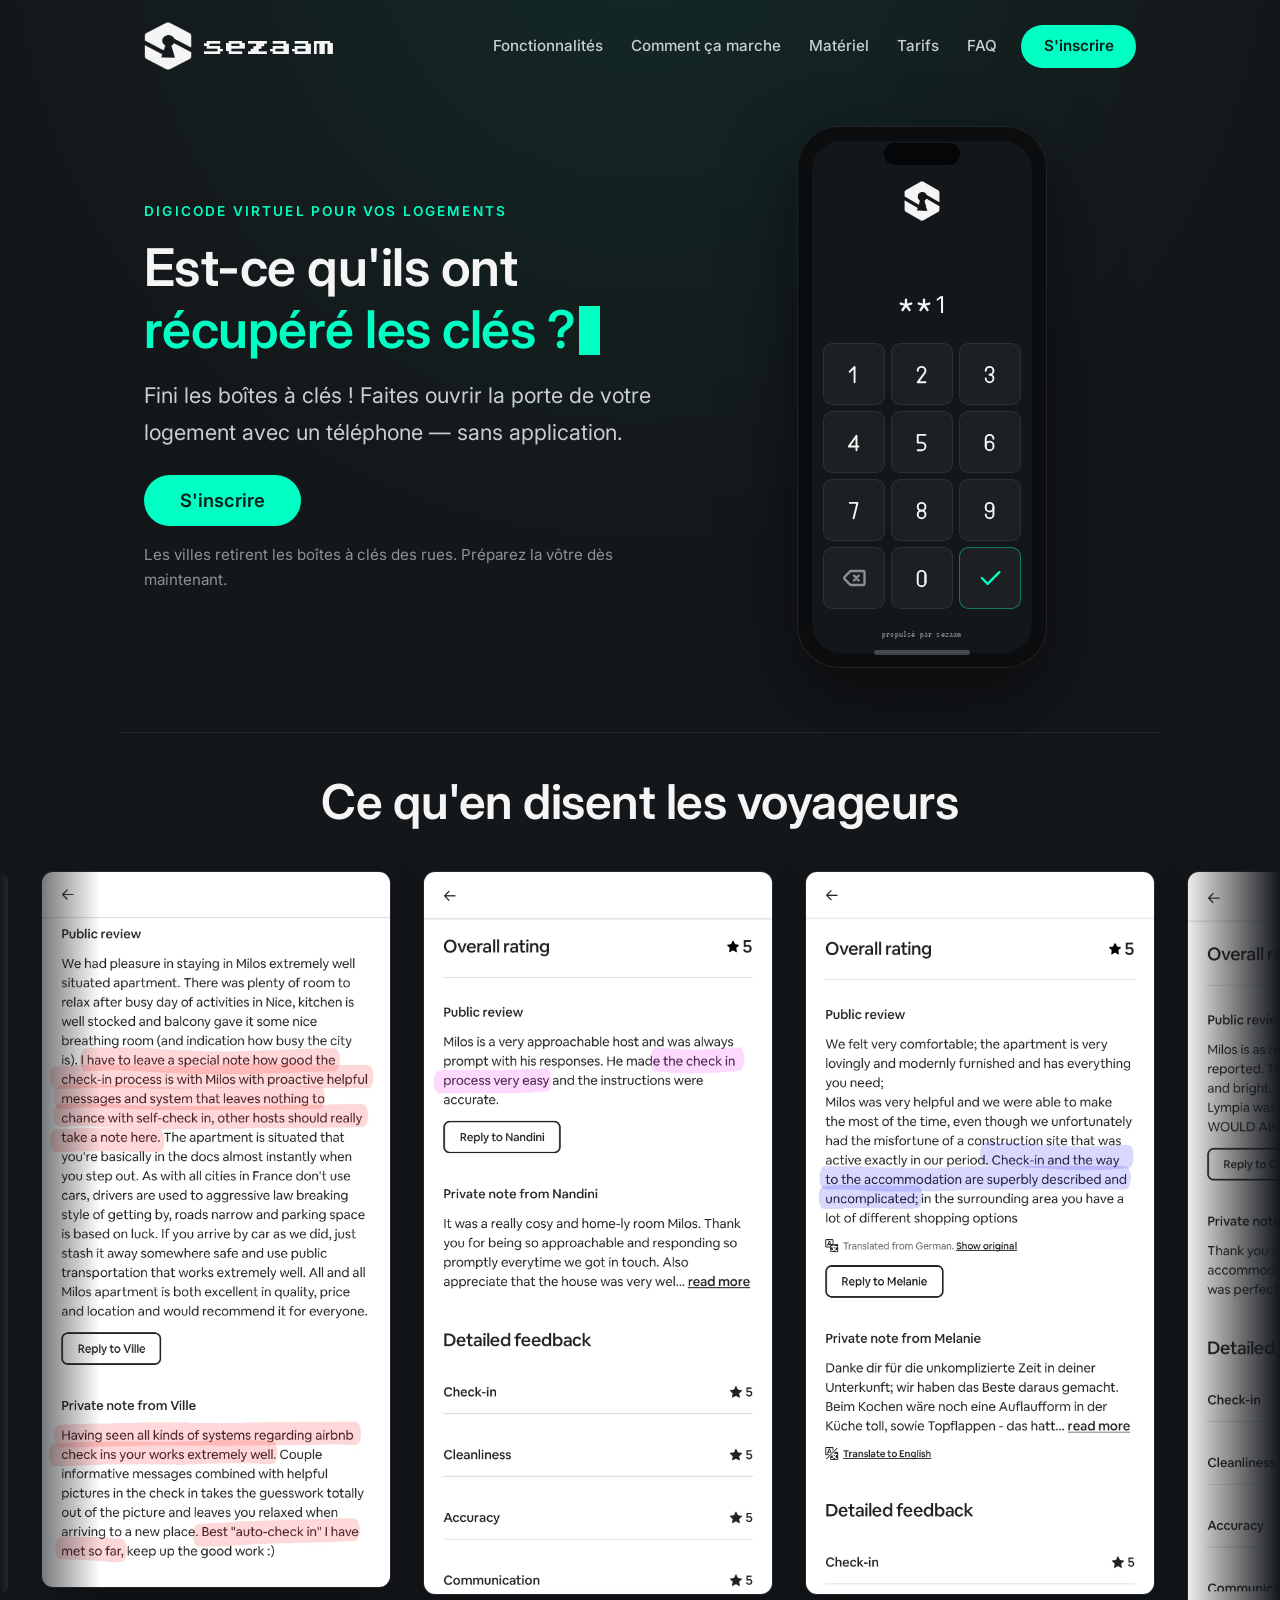
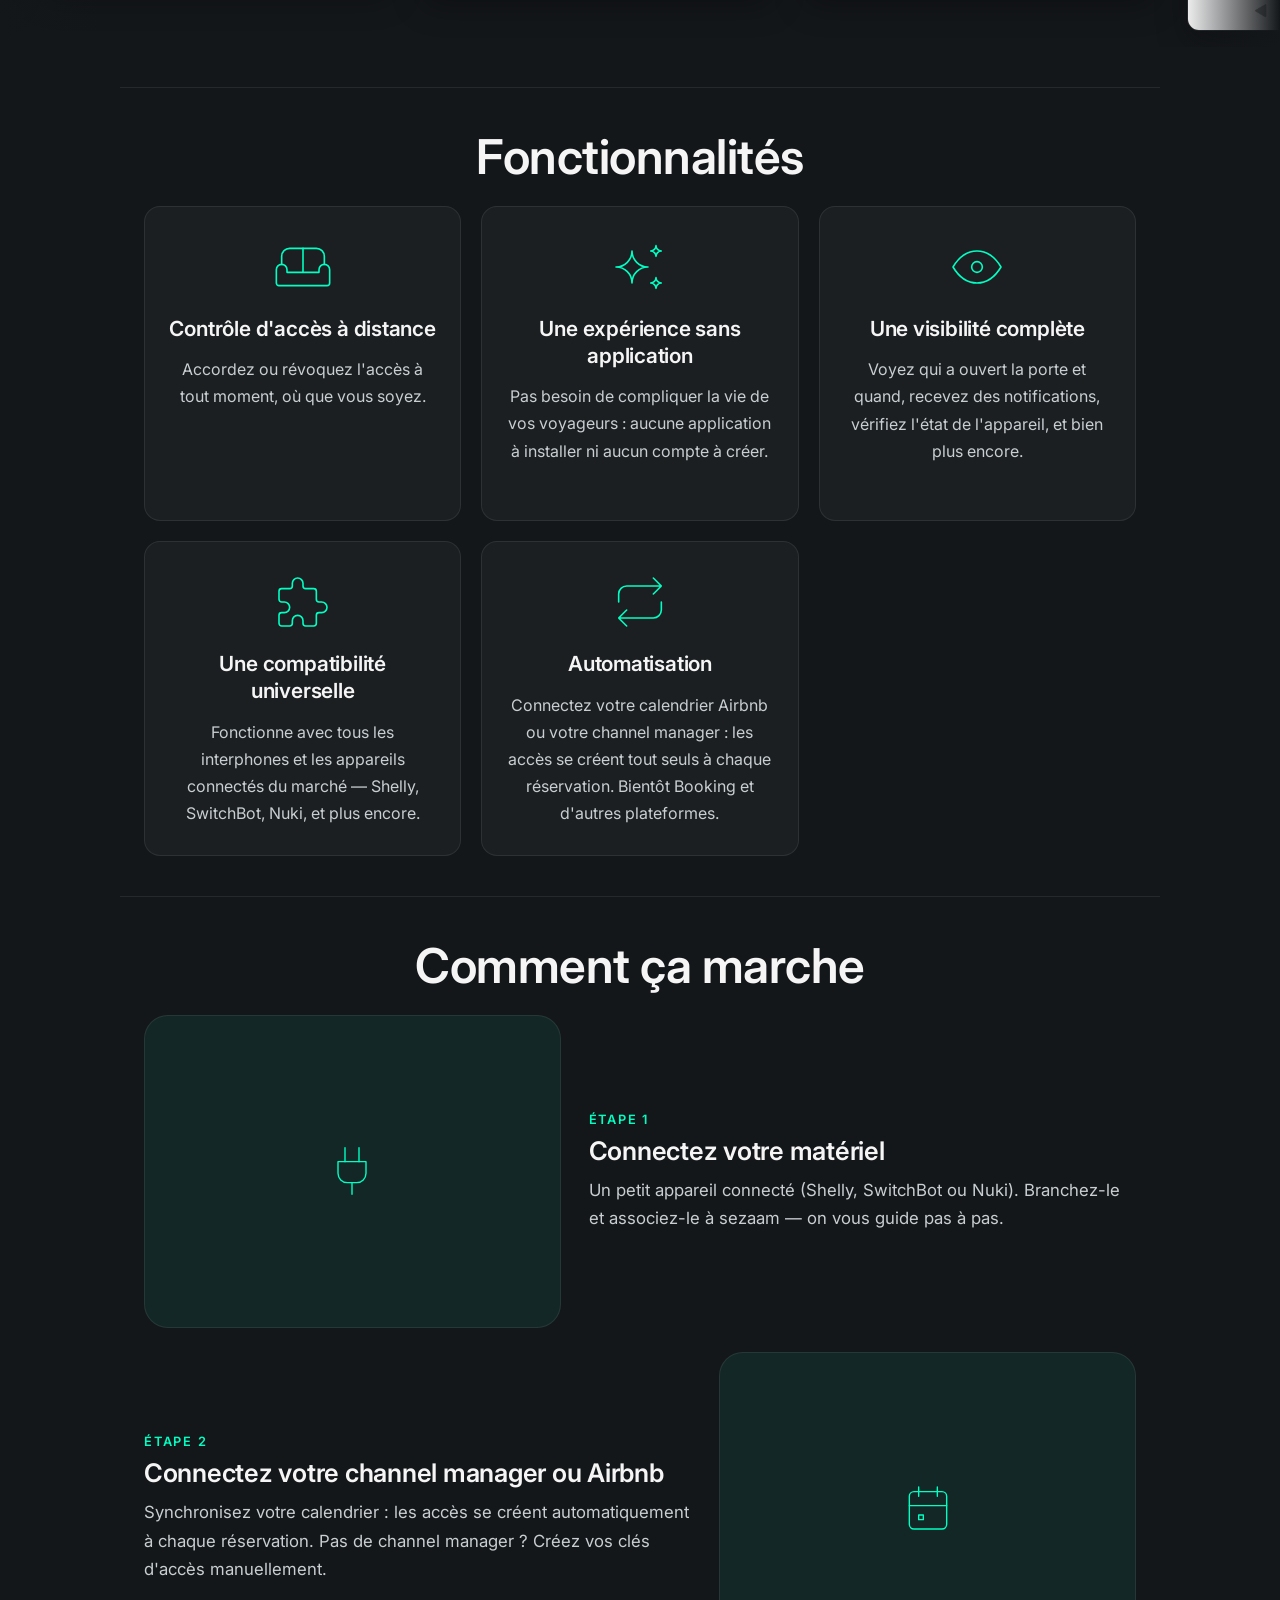
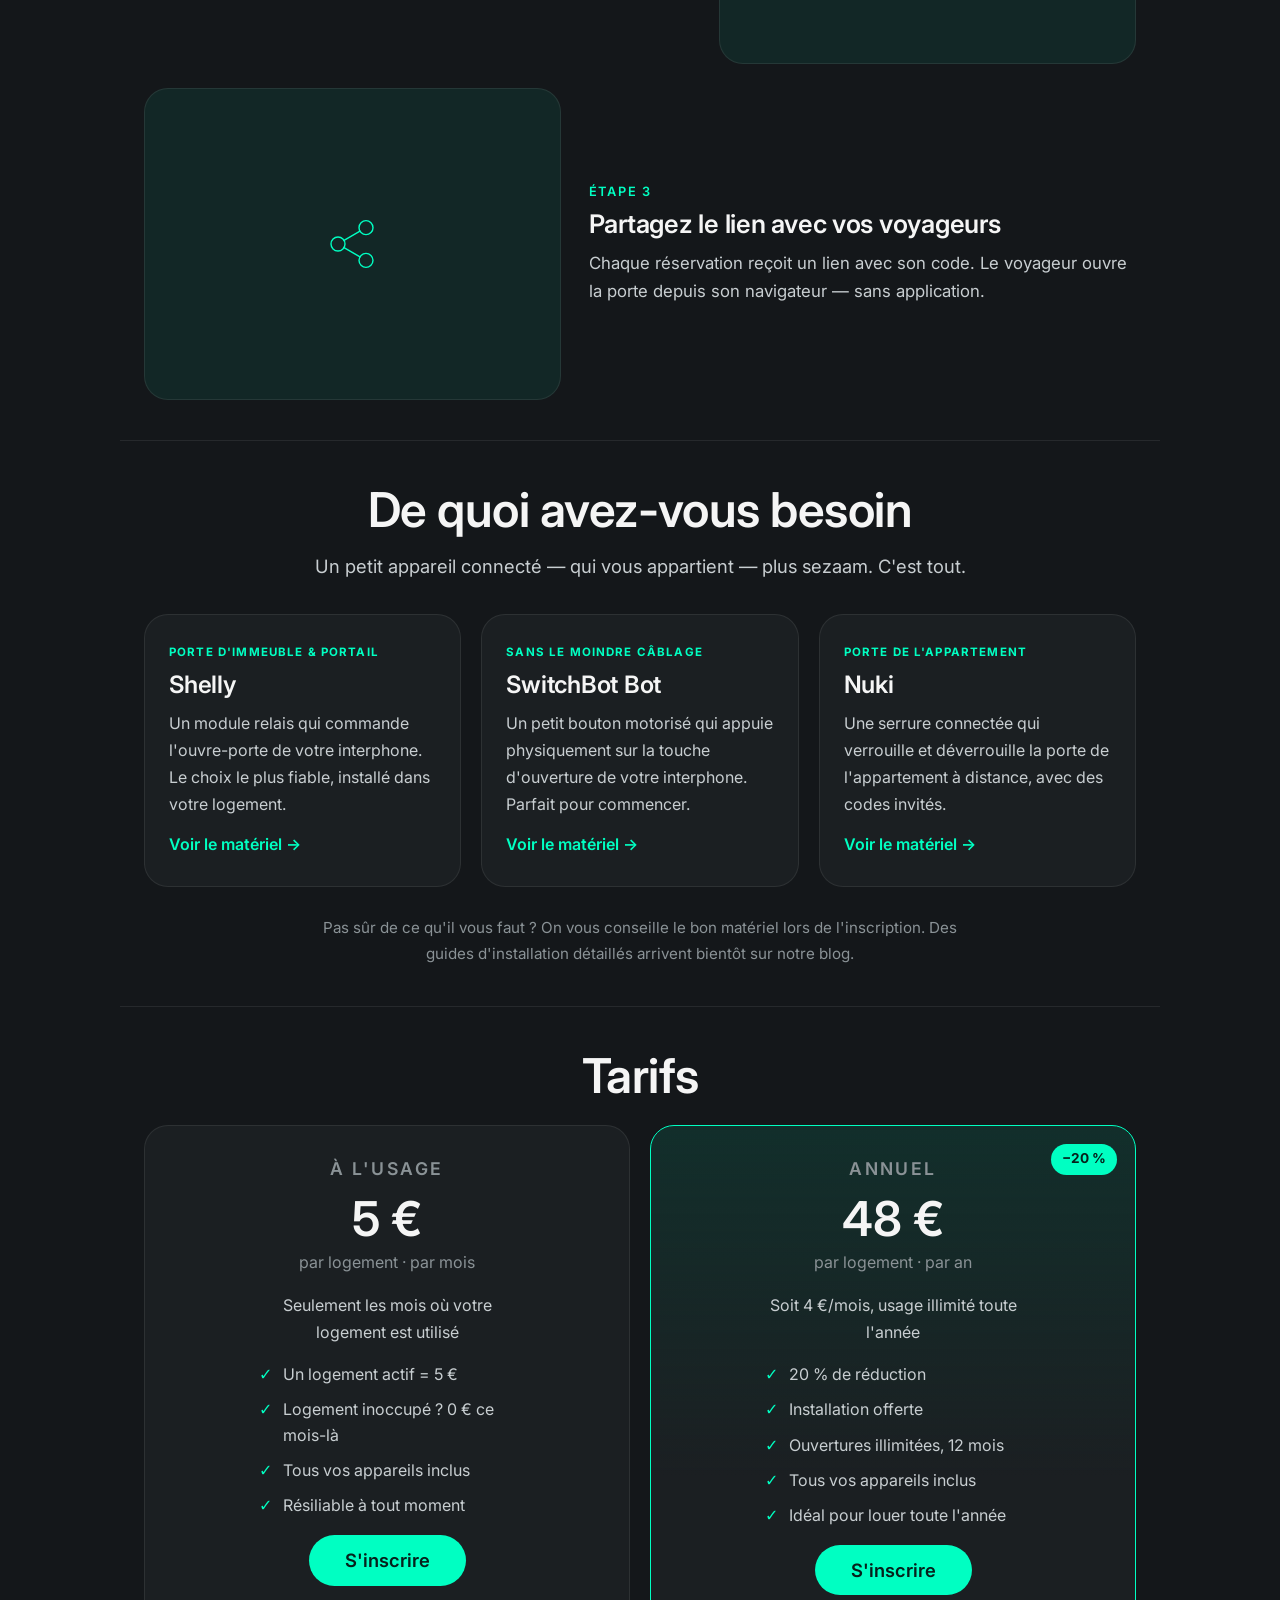
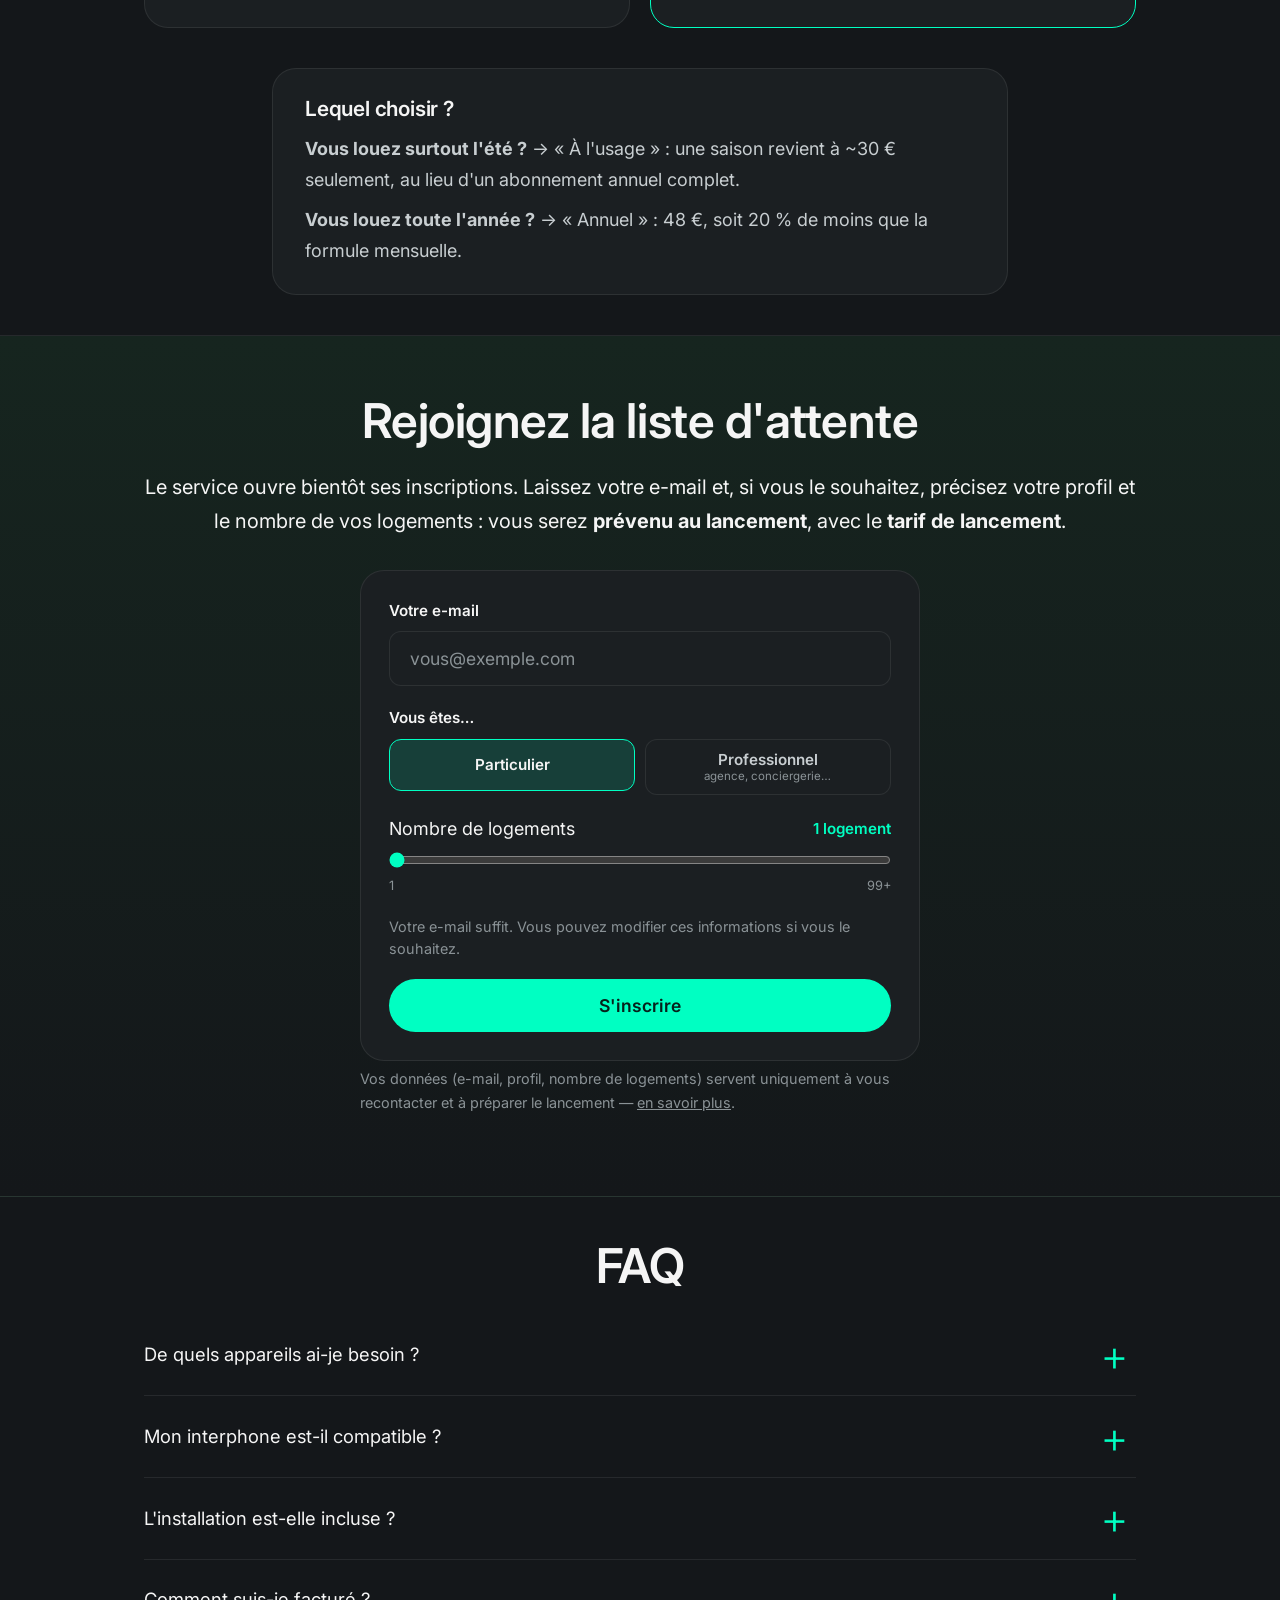
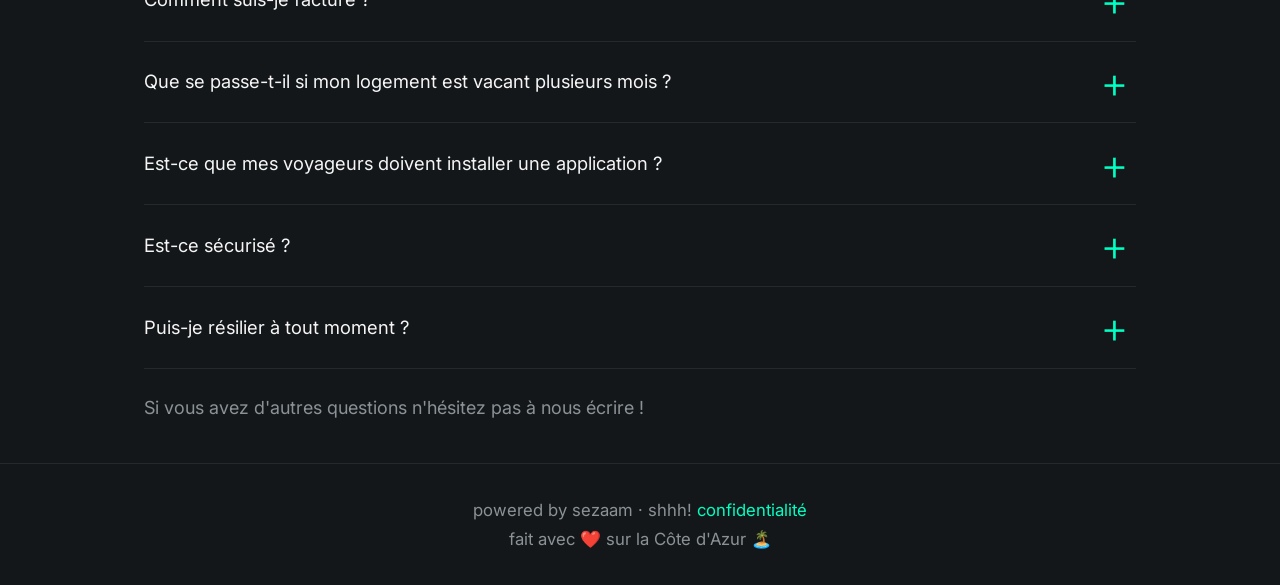
<file: index.html>
<!DOCTYPE html>
<html lang="fr">

<head>
  <meta charset="UTF-8">
  <meta name="viewport" content="width=device-width, initial-scale=1.0">
  <title>sezaam — Un digicode virtuel pour votre logement</title>
  <meta name="description"
    content="sezaam remplace votre boîte à clés : ouvrez la porte de votre logement avec un téléphone, sans application.">
  <meta property="og:title" content="sezaam — Un digicode virtuel pour votre logement">
  <meta property="og:description"
    content="Un digicode virtuel pour votre logement. Ouvrez la porte avec un téléphone — sans application, sans boîte à clés.">
  <meta property="og:type" content="website">
  <meta property="og:url" content="https://sezaam.me">
  <link rel="preload" href="assets/fonts/inter-variable.woff2" as="font" type="font/woff2" crossorigin>

  <link rel="stylesheet" href="assets/styles.css">
  <link rel="icon" href="assets/icon_small.png" sizes="48px">
  <link rel="apple-touch-icon" href="assets/icon_small.png">
  <!-- Matomo -->
  <script>
    var _paq = window._paq = window._paq || [];
    /* tracker methods like "setCustomDimension" should be called before "trackPageView" */
    _paq.push(['disableCookies']);
    _paq.push(['trackPageView']);
    _paq.push(['enableLinkTracking']);
    (function() {
      var u="//analytics.ha1ku.dev/";
      _paq.push(['setTrackerUrl', u+'matomo.php']);
      _paq.push(['setSiteId', '1']);
      var d=document, g=d.createElement('script'), s=d.getElementsByTagName('script')[0];
      g.async=true; g.src=u+'matomo.js'; s.parentNode.insertBefore(g,s);
    })();
  </script>
  <!-- End Matomo Code -->

  </head>

<body>

  <!-- Brand -->
  <header class="site-header">
    <a class="site-brand" href="#solution">
      <img src="assets/icon_small.png" alt="" class="brand-icon">
      <span class="logo">sezaam</span>
    </a>
    <nav class="site-nav" id="site-nav" aria-label="Navigation principale">
      <a href="#fonctionnalites">Fonctionnalités</a>
      <a href="#comment-ca-marche">Comment ça marche</a>
      <a href="#materiel">Matériel</a>
      <a href="#tarifs">Tarifs</a>
      <a href="#faq">FAQ</a>
    </nav>
    <a class="btn-small header-cta" href="#inscription" data-cta="header">S'inscrire</a>
    <button class="nav-toggle" type="button" aria-label="Ouvrir le menu" aria-controls="site-nav" aria-expanded="false">
      <span class="nav-toggle-bar"></span>
      <span class="nav-toggle-bar"></span>
      <span class="nav-toggle-bar"></span>
    </button>
  </header>

  <!-- Hero -->
  <section id="solution" class="hero">
    <div class="hero-copy">
      <span class="hero-eyebrow">Digicode virtuel pour vos logements</span>
      <h1>Est-ce qu'ils ont <span class="solution-accent painpoint-display" id="painpoint-display">récupéré les clés ?</span></h1>

      <p class="solution-text">Fini les boîtes à clés ! Faites ouvrir la porte de votre logement avec un téléphone — sans
        application.</p>

      <a class="btn-hero" href="#inscription" data-cta="hero">S'inscrire</a>

      <p class="hero-note">Les villes retirent les boîtes à clés des rues. Préparez la vôtre dès maintenant.</p>
    </div>

    <div class="hero-media" aria-hidden="true">
      <div class="phone">
        <div class="phone-screen phone-screen--keypad">
          <header class="phone-app-header">
            <img src="assets/icon_small.png" alt="" class="phone-app-logo">
          </header>

          <div class="phone-message" id="pad-message"></div>

          <div class="phone-digits" id="pad-digits"></div>

          <div class="pad-grid">
            <span class="pad-key" data-key="1">
              <svg xmlns="http://www.w3.org/2000/svg" viewBox="0 0 24 24" fill="none" stroke="currentColor" stroke-width="2" stroke-linecap="round" stroke-linejoin="round">
                <path stroke="none" d="M0 0h24v24H0z" fill="none" />
                <path d="M13 20v-16l-5 5" />
              </svg>
            </span>
            <span class="pad-key" data-key="2">
              <svg xmlns="http://www.w3.org/2000/svg" viewBox="0 0 24 24" fill="none" stroke="currentColor" stroke-width="2" stroke-linecap="round" stroke-linejoin="round">
                <path stroke="none" d="M0 0h24v24H0z" fill="none" />
                <path d="M8 8a4 4 0 1 1 8 0c0 1.098 -.564 2.025 -1.159 2.815l-6.841 9.185h8" />
              </svg>
            </span>
            <span class="pad-key" data-key="3">
              <svg xmlns="http://www.w3.org/2000/svg" viewBox="0 0 24 24" fill="none" stroke="currentColor" stroke-width="2" stroke-linecap="round" stroke-linejoin="round">
                <path stroke="none" d="M0 0h24v24H0z" fill="none" />
                <path d="M12 12a4 4 0 1 0 -4 -4" />
                <path d="M8 16a4 4 0 1 0 4 -4" />
              </svg>
            </span>
            <span class="pad-key" data-key="4">
              <svg xmlns="http://www.w3.org/2000/svg" viewBox="0 0 24 24" fill="none" stroke="currentColor" stroke-width="2" stroke-linecap="round" stroke-linejoin="round">
                <path stroke="none" d="M0 0h24v24H0z" fill="none" />
                <path d="M15 20v-15l-8 11h10" />
              </svg>
            </span>
            <span class="pad-key" data-key="5">
              <svg xmlns="http://www.w3.org/2000/svg" viewBox="0 0 24 24" fill="none" stroke="currentColor" stroke-width="2" stroke-linecap="round" stroke-linejoin="round">
                <path stroke="none" d="M0 0h24v24H0z" fill="none" />
                <path d="M8 20h4a4 4 0 1 0 0 -8h-4v-8h8" />
              </svg>
            </span>
            <span class="pad-key" data-key="6">
              <svg xmlns="http://www.w3.org/2000/svg" viewBox="0 0 24 24" fill="none" stroke="currentColor" stroke-width="2" stroke-linecap="round" stroke-linejoin="round">
                <path stroke="none" d="M0 0h24v24H0z" fill="none" />
                <path d="M8 16a4 4 0 1 0 8 0v-1a4 4 0 1 0 -8 0" />
                <path d="M16 8a4 4 0 1 0 -8 0v8" />
              </svg>
            </span>
            <span class="pad-key" data-key="7">
              <svg xmlns="http://www.w3.org/2000/svg" viewBox="0 0 24 24" fill="none" stroke="currentColor" stroke-width="2" stroke-linecap="round" stroke-linejoin="round">
                <path stroke="none" d="M0 0h24v24H0z" fill="none" />
                <path d="M8 4h8l-4 16" />
              </svg>
            </span>
            <span class="pad-key" data-key="8">
              <svg xmlns="http://www.w3.org/2000/svg" viewBox="0 0 24 24" fill="none" stroke="currentColor" stroke-width="2" stroke-linecap="round" stroke-linejoin="round">
                <path stroke="none" d="M0 0h24v24H0z" fill="none" />
                <path d="M12 8m-4 0a4 4 0 1 0 8 0a4 4 0 1 0 -8 0" />
                <path d="M12 16m-4 0a4 4 0 1 0 8 0a4 4 0 1 0 -8 0" />
              </svg>
            </span>
            <span class="pad-key" data-key="9">
              <svg xmlns="http://www.w3.org/2000/svg" viewBox="0 0 24 24" fill="none" stroke="currentColor" stroke-width="2" stroke-linecap="round" stroke-linejoin="round">
                <path stroke="none" d="M0 0h24v24H0z" fill="none" />
                <path d="M16 8a4 4 0 1 0 -8 0v1a4 4 0 1 0 8 0" />
                <path d="M8 16a4 4 0 1 0 8 0v-8" />
              </svg>
            </span>
            <span class="pad-key pad-key--fn" data-key="back">
              <svg xmlns="http://www.w3.org/2000/svg" viewBox="0 0 24 24" fill="none" stroke="currentColor" stroke-width="2" stroke-linecap="round" stroke-linejoin="round">
                <path stroke="none" d="M0 0h24v24H0z" fill="none" />
                <path d="M20 6a1 1 0 0 1 1 1v10a1 1 0 0 1 -1 1h-11l-5 -5a1.5 1.5 0 0 1 0 -2l5 -5z" />
                <path d="M12 10l4 4m0 -4l-4 4" />
              </svg>
            </span>
            <span class="pad-key" data-key="0">
              <svg xmlns="http://www.w3.org/2000/svg" viewBox="0 0 24 24" fill="none" stroke="currentColor" stroke-width="2" stroke-linecap="round" stroke-linejoin="round">
                <path stroke="none" d="M0 0h24v24H0z" fill="none" />
                <path d="M16 16v-8" />
                <path d="M12 20a4 4 0 0 0 4 -4v-8a4 4 0 1 0 -8 0v8a4 4 0 0 0 4 4z" />
              </svg>
            </span>
            <span class="pad-key pad-key--ok" data-key="ok">
              <svg xmlns="http://www.w3.org/2000/svg" viewBox="0 0 24 24" fill="none" stroke="currentColor" stroke-width="2" stroke-linecap="round" stroke-linejoin="round">
                <path stroke="none" d="M0 0h24v24H0z" fill="none" />
                <path d="M5 12l5 5l10 -10" />
              </svg>
            </span>
          </div>

          <p class="phone-app-footer">propulsé par sezaam</p>
        </div>
      </div>

      <template id="pad-asterisk">
        <svg xmlns="http://www.w3.org/2000/svg" viewBox="0 0 24 24" fill="none" stroke="currentColor" stroke-width="4" stroke-linecap="round" stroke-linejoin="round">
          <path stroke="none" d="M0 0h24v24H0z" fill="none" />
          <path d="M12 12v-9" />
          <path d="M12 12l-9 -2.5" />
          <path d="M12 12l9 -2.5" />
          <path d="M12 12l6 8.5" />
          <path d="M12 12l-6 8.5" />
        </svg>
      </template>
    </div>
  </section>


  <!-- Reviews — full width -->
  <section class="reviews-section" id="reviews">
    <h2>Ce qu'en disent les voyageurs</h2>

    <!-- Desktop: infinite marquee -->
    <div class="carousel-wrapper">
      <div class="carousel-fade-left"></div>
      <div class="carousel-track" id="reviews-carousel">
        <div class="carousel-item"><img src="assets/review_0.png" alt="Avis voyageur"></div>
        <div class="carousel-item"><img src="assets/review_1.png" alt="Avis voyageur"></div>
        <div class="carousel-item"><img src="assets/review_2.png" alt="Avis voyageur"></div>
        <div class="carousel-item"><img src="assets/review_3.png" alt="Avis voyageur"></div>
        <div class="carousel-item"><img src="assets/review_4.png" alt="Avis voyageur"></div>
        <div class="carousel-item"><img src="assets/review_5.png" alt="Avis voyageur"></div>
        <div class="carousel-item"><img src="assets/review_6.png" alt="Avis voyageur"></div>
        <div class="carousel-item"><img src="assets/review_7.png" alt="Avis voyageur"></div>
        <div class="carousel-item"><img src="assets/review_8.png" alt="Avis voyageur"></div>
        <div class="carousel-item"><img src="assets/review_9.png" alt="Avis voyageur"></div>
      </div>
      <div class="carousel-fade-right"></div>
    </div>

    <!-- Mobile: snap gallery -->
    <div class="reviews-gallery" id="reviews-gallery">
      <div class="reviews-gallery-track" id="reviews-gallery-track">
        <div class="reviews-gallery-item"><img src="assets/review_0.png" alt="Avis voyageur"></div>
        <div class="reviews-gallery-item"><img src="assets/review_1.png" alt="Avis voyageur"></div>
        <div class="reviews-gallery-item"><img src="assets/review_2.png" alt="Avis voyageur"></div>
        <div class="reviews-gallery-item"><img src="assets/review_3.png" alt="Avis voyageur"></div>
        <div class="reviews-gallery-item"><img src="assets/review_4.png" alt="Avis voyageur"></div>
        <div class="reviews-gallery-item"><img src="assets/review_5.png" alt="Avis voyageur"></div>
        <div class="reviews-gallery-item"><img src="assets/review_6.png" alt="Avis voyageur"></div>
        <div class="reviews-gallery-item"><img src="assets/review_7.png" alt="Avis voyageur"></div>
        <div class="reviews-gallery-item"><img src="assets/review_8.png" alt="Avis voyageur"></div>
        <div class="reviews-gallery-item"><img src="assets/review_9.png" alt="Avis voyageur"></div>
      </div>
      <div class="reviews-dots" id="reviews-dots"></div>
    </div>
  </section>

  <!-- Features -->
  <section id="fonctionnalites">
    <h2>Fonctionnalités</h2>
    <div class="features-grid">
      <div class="feature-item">
        <div class="feature-header">
          <span class="feature-icon" aria-hidden="true">
            <svg xmlns="http://www.w3.org/2000/svg" viewBox="0 0 24 24" fill="none" stroke="currentColor"
              stroke-width="2" stroke-linecap="round" stroke-linejoin="round">
              <path stroke="none" d="M0 0h24v24H0z" fill="none" />
              <path
                d="M4 11a2 2 0 0 1 2 2v1h12v-1a2 2 0 1 1 4 0v5a1 1 0 0 1 -1 1h-18a1 1 0 0 1 -1 -1v-5a2 2 0 0 1 2 -2" />
              <path d="M4 11v-3a3 3 0 0 1 3 -3h10a3 3 0 0 1 3 3v3" />
              <path d="M12 5v9" />
            </svg>
          </span>
          <h3>Contrôle d'accès à distance</h3>
        </div>
        <div class="feature-desc">
          <p>Accordez ou révoquez l'accès à tout moment, où que vous soyez.</p>
        </div>
      </div>
      <div class="feature-item">
        <div class="feature-header">
          <span class="feature-icon" aria-hidden="true">
            <svg xmlns="http://www.w3.org/2000/svg" viewBox="0 0 24 24" fill="none" stroke="currentColor"
              stroke-width="2" stroke-linecap="round" stroke-linejoin="round">
              <path stroke="none" d="M0 0h24v24H0z" fill="none" />
              <path
                d="M16 18a2 2 0 0 1 2 2a2 2 0 0 1 2 -2a2 2 0 0 1 -2 -2a2 2 0 0 1 -2 2m0 -12a2 2 0 0 1 2 2a2 2 0 0 1 2 -2a2 2 0 0 1 -2 -2a2 2 0 0 1 -2 2m-7 12a6 6 0 0 1 6 -6a6 6 0 0 1 -6 -6a6 6 0 0 1 -6 6a6 6 0 0 1 6 6" />
            </svg>
          </span>
          <h3>Une expérience sans application</h3>
        </div>
        <div class="feature-desc">
          <p>Pas besoin de compliquer la vie de vos voyageurs : aucune application à installer ni aucun compte à créer.
          </p>
        </div>
      </div>
      <div class="feature-item">
        <div class="feature-header">
          <span class="feature-icon" aria-hidden="true">
            <svg xmlns="http://www.w3.org/2000/svg" viewBox="0 0 24 24" fill="none" stroke="currentColor"
              stroke-width="2" stroke-linecap="round" stroke-linejoin="round">
              <path stroke="none" d="M0 0h24v24H0z" fill="none" />
              <path d="M10 12a2 2 0 1 0 4 0a2 2 0 0 0 -4 0" />
              <path d="M21 12c-2.4 4 -5.4 6 -9 6c-3.6 0 -6.6 -2 -9 -6c2.4 -4 5.4 -6 9 -6c3.6 0 6.6 2 9 6" />
            </svg>
          </span>
          <h3>Une visibilité complète</h3>
        </div>
        <div class="feature-desc">
          <p>Voyez qui a ouvert la porte et quand, recevez des notifications, vérifiez l'état de l'appareil, et bien plus encore.</p>
        </div>
      </div>
      <div class="feature-item">
        <div class="feature-header">
          <span class="feature-icon" aria-hidden="true">
            <svg xmlns="http://www.w3.org/2000/svg" viewBox="0 0 24 24" fill="none" stroke="currentColor"
              stroke-width="2" stroke-linecap="round" stroke-linejoin="round">
              <path stroke="none" d="M0 0h24v24H0z" fill="none" />
              <path
                d="M4 7h3a1 1 0 0 0 1 -1v-1a2 2 0 0 1 4 0v1a1 1 0 0 0 1 1h3a1 1 0 0 1 1 1v3a1 1 0 0 0 1 1h1a2 2 0 0 1 0 4h-1a1 1 0 0 0 -1 1v3a1 1 0 0 1 -1 1h-3a1 1 0 0 1 -1 -1v-1a2 2 0 0 0 -4 0v1a1 1 0 0 1 -1 1h-3a1 1 0 0 1 -1 -1v-3a1 1 0 0 1 1 -1h1a2 2 0 0 0 0 -4h-1a1 1 0 0 1 -1 -1v-3a1 1 0 0 1 1 -1" />
            </svg>
          </span>
          <h3>Une compatibilité universelle</h3>
        </div>
        <div class="feature-desc">
          <p>Fonctionne avec tous les interphones et les appareils connectés du marché — Shelly, SwitchBot, Nuki, et plus encore.</p>
        </div>
      </div>
      <div class="feature-item">
        <div class="feature-header">
          <span class="feature-icon" aria-hidden="true">
            <svg xmlns="http://www.w3.org/2000/svg" viewBox="0 0 24 24" fill="none" stroke="currentColor"
              stroke-width="2" stroke-linecap="round" stroke-linejoin="round">
              <path stroke="none" d="M0 0h24v24H0z" fill="none" />
              <path d="M4 12v-3a3 3 0 0 1 3 -3h13m-3 -3l3 3l-3 3" />
              <path d="M20 12v3a3 3 0 0 1 -3 3h-13m3 3l-3 -3l3 -3" />
            </svg>
          </span>
          <h3>Automatisation</h3>
        </div>
        <div class="feature-desc">
          <p>Connectez votre calendrier Airbnb ou votre channel manager : les accès se créent tout seuls à chaque réservation. Bientôt Booking et d'autres plateformes.</p>
        </div>
      </div>
    </div>
  </section>

  <!-- How it works -->
  <section class="how-it-works" id="comment-ca-marche">
    <h2>Comment ça marche</h2>

    <div class="how-row">
      <div class="how-media" aria-hidden="true">
        <svg xmlns="http://www.w3.org/2000/svg" viewBox="0 0 24 24" fill="none" stroke="currentColor" stroke-width="2"
          stroke-linecap="round" stroke-linejoin="round">
          <path stroke="none" d="M0 0h24v24H0z" fill="none" />
          <path d="M12 22v-5" />
          <path d="M9 8v-6" />
          <path d="M15 8v-6" />
          <path d="M18 8v5a4 4 0 0 1 -4 4h-4a4 4 0 0 1 -4 -4v-5z" />
        </svg>
      </div>
      <div class="how-copy">
        <span class="how-eyebrow">Étape 1</span>
        <h3>Connectez votre matériel</h3>
        <p class="how-text">Un petit appareil connecté (Shelly, SwitchBot ou Nuki). Branchez-le et associez-le à sezaam —
          on vous guide pas à pas.</p>
      </div>
    </div>

    <div class="how-row how-row--reverse">
      <div class="how-media" aria-hidden="true">
        <svg xmlns="http://www.w3.org/2000/svg" viewBox="0 0 24 24" fill="none" stroke="currentColor" stroke-width="2"
          stroke-linecap="round" stroke-linejoin="round">
          <path stroke="none" d="M0 0h24v24H0z" fill="none" />
          <path d="M4 5m0 2a2 2 0 0 1 2 -2h12a2 2 0 0 1 2 2v12a2 2 0 0 1 -2 2h-12a2 2 0 0 1 -2 -2z" />
          <path d="M16 3v4" />
          <path d="M8 3v4" />
          <path d="M4 11h16" />
          <path d="M8 15h2v2h-2z" />
        </svg>
      </div>
      <div class="how-copy">
        <span class="how-eyebrow">Étape 2</span>
        <h3>Connectez votre channel manager ou Airbnb</h3>
        <p class="how-text">Synchronisez votre calendrier : les accès se créent automatiquement à chaque réservation. Pas
          de channel manager ? Créez vos clés d'accès manuellement.</p>
      </div>
    </div>

    <div class="how-row">
      <div class="how-media" aria-hidden="true">
        <svg xmlns="http://www.w3.org/2000/svg" viewBox="0 0 24 24" fill="none" stroke="currentColor" stroke-width="2"
          stroke-linecap="round" stroke-linejoin="round">
          <circle cx="18" cy="5" r="3" />
          <circle cx="6" cy="12" r="3" />
          <circle cx="18" cy="19" r="3" />
          <line x1="8.59" y1="13.51" x2="15.42" y2="17.49" />
          <line x1="15.41" y1="6.51" x2="8.59" y2="10.49" />
        </svg>
      </div>
      <div class="how-copy">
        <span class="how-eyebrow">Étape 3</span>
        <h3>Partagez le lien avec vos voyageurs</h3>
        <p class="how-text">Chaque réservation reçoit un lien avec son code. Le voyageur ouvre la porte depuis son
          navigateur — sans application.</p>
      </div>
    </div>
  </section>

  <!-- What you need -->
  <section id="materiel">
    <h2>De quoi avez-vous besoin</h2>
    <p class="section-sub">Un petit appareil connecté — qui vous appartient — plus sezaam. C'est tout.</p>

    <div class="device-grid">
      <div class="device-card">
        <span class="device-tag">Porte d'immeuble &amp; portail</span>
        <h3>Shelly</h3>
        <p class="device-desc">Un module relais qui commande l'ouvre-porte de votre interphone. Le choix le plus fiable,
          installé dans votre logement.</p>
        <a class="device-link" href="https://www.shelly.com/fr" target="_blank" rel="noopener">Voir le matériel →</a>
      </div>
      <div class="device-card">
        <span class="device-tag">Sans le moindre câblage</span>
        <h3>SwitchBot Bot</h3>
        <p class="device-desc">Un petit bouton motorisé qui appuie physiquement sur la touche d'ouverture de votre
          interphone. Parfait pour commencer.</p>
        <a class="device-link" href="https://www.switch-bot.com/" target="_blank" rel="noopener">Voir le matériel →</a>
      </div>
      <div class="device-card">
        <span class="device-tag">Porte de l'appartement</span>
        <h3>Nuki</h3>
        <p class="device-desc">Une serrure connectée qui verrouille et déverrouille la porte de l'appartement à distance,
          avec des codes invités.</p>
        <a class="device-link" href="https://nuki.io/fr/" target="_blank" rel="noopener">Voir le matériel →</a>
      </div>
    </div>

    <p class="guides-note">Pas sûr de ce qu'il vous faut ? On vous conseille le bon matériel lors de l'inscription. Des
      guides d'installation détaillés arrivent bientôt sur notre blog.</p>
  </section>

  <!-- Pricing -->
  <section class="pricing" id="tarifs">
    <h2>Tarifs</h2>

    <div class="pricing-grid">
      <div class="price-card">
        <h3>À l'usage</h3>
        <div class="price-block">
          <p class="price">5&nbsp;€</p>
          <p class="price-unit">par logement · par mois</p>
        </div>
        <p class="price-sub">Seulement les mois où votre logement est utilisé</p>
        <ul class="price-features">
          <li>Un logement actif = 5 €</li>
          <li>Logement inoccupé ? 0 € ce mois-là</li>
          <li>Tous vos appareils inclus</li>
          <li>Résiliable à tout moment</li>
        </ul>
        <a class="btn-hero" href="#inscription" data-cta="pricing-monthly">S'inscrire</a>
      </div>
      <div class="price-card price-card--featured">
        <span class="price-badge">−20 %</span>
        <h3>Annuel</h3>
        <div class="price-block">
          <p class="price">48&nbsp;€</p>
          <p class="price-unit">par logement · par an</p>
        </div>
        <p class="price-sub">Soit 4 €/mois, usage illimité toute l'année</p>
        <ul class="price-features">
          <li>20 % de réduction</li>
          <li>Installation offerte</li>
          <li>Ouvertures illimitées, 12 mois</li>
          <li>Tous vos appareils inclus</li>
          <li>Idéal pour louer toute l'année</li>
        </ul>
        <a class="btn-hero" href="#inscription" data-cta="pricing-annual">S'inscrire</a>
      </div>
    </div>

    <div class="compare">
      <h3>Lequel choisir ?</h3>
      <p><strong>Vous louez surtout l'été ?</strong> → « À l'usage » : une saison revient à ~30 € seulement, au lieu d'un
        abonnement annuel complet.</p>
      <p><strong>Vous louez toute l'année ?</strong> → « Annuel » : 48 €, soit 20 % de moins que la formule
        mensuelle.</p>
    </div>
  </section>

  <!-- Early access CTA -->
  <section class="cta" id="inscription">
    <div class="container">
      <h2>Rejoignez la liste d'attente</h2>

      <p>Le service ouvre bientôt ses inscriptions. Laissez votre e-mail et, si vous le souhaitez, précisez votre profil
        et le nombre de vos logements : vous serez <strong>prévenu au lancement</strong>, avec le
        <strong>tarif de lancement</strong>.</p>

      <form class="waitlist-form" id="waitlist-form">
        <div class="honeypot">
          <label for="website">Website</label>
          <input type="text" name="website" id="website" tabindex="-1" autocomplete="off">
        </div>

        <div class="form-field">
          <label for="email">Votre e-mail</label>
          <input type="email" name="email" id="email" placeholder="vous@exemple.com" required autocomplete="email">
        </div>

        <fieldset class="form-field">
          <legend>Vous êtes…</legend>
          <div class="profile-options">
            <label class="profile-option">
              <input type="radio" name="hostType" value="particulier" checked>
              <span>Particulier</span>
            </label>
            <label class="profile-option">
              <input type="radio" name="hostType" value="professionnel">
              <span>Professionnel<small>agence, conciergerie…</small></span>
            </label>
          </div>
        </fieldset>

        <div class="form-field">
          <div class="field-label-row">
            <label for="property-count">Nombre de logements</label>
            <output id="property-count-output" for="property-count">1 logement</output>
          </div>
          <input type="range" id="property-count" name="propertyCount" min="1" max="100" step="1" value="1">
          <div class="range-scale"><span>1</span><span>99+</span></div>
        </div>

        <p class="form-hint">Votre e-mail suffit. Vous pouvez modifier ces informations si vous le souhaitez.</p>

        <button type="submit" id="submit-btn">S'inscrire</button>
      </form>
      <div id="form-message" class="form-message"></div>
      <p class="privacy-note">Vos données (e-mail, profil, nombre de logements) servent uniquement à vous recontacter et
        à préparer le lancement — <a href="confidentialite.html">en savoir plus</a>.</p>
    </div>

  </section>

  <!-- FAQ -->
  <section class="faq" id="faq">
    <h2>FAQ</h2>

    <details class="faq-item">
      <summary><span class="faq-question">De quels appareils ai-je besoin ?</span></summary>
      <p class="faq-answer">Un seul appareil suffit dans la plupart des cas — selon ce que vous voulez ouvrir : un module
        <strong>Shelly</strong> pour l'interphone/le portail, un <strong>SwitchBot Bot</strong> pour une installation sans
        câblage, ou une serrure <strong>Nuki</strong> pour la porte de l'appartement. Le matériel vous appartient.</p>
    </details>

    <details class="faq-item">
      <summary><span class="faq-question">Mon interphone est-il compatible ?</span></summary>
      <p class="faq-answer">Oui — sezaam fonctionne avec tous les interphones. Certaines installations sont aussi simples
        qu'un branchement de fils ; d'autres peuvent demander un peu plus de travail.</p>
    </details>

    <details class="faq-item">
      <summary><span class="faq-question">L'installation est-elle incluse ?</span></summary>
      <p class="faq-answer">L'installation est offerte avec l'abonnement annuel : sur place sur la Côte d'Azur, ou à
        distance en visio partout ailleurs. Besoin d'aide avec l'installation ? Pas de problème : on vous accompagne.</p>
    </details>

    <details class="faq-item">
      <summary><span class="faq-question">Comment suis-je facturé ?</span></summary>
      <p class="faq-answer">À l'usage : <strong>5 € par logement et par mois, uniquement les mois où le logement est utilisé</strong>
        (une ouverture de porte ce mois-là). Si votre logement est vacant, vous ne payez rien. Vous pouvez aussi choisir
        l'abonnement annuel : 48 € par logement et par an, usage illimité.</p>
    </details>

    <details class="faq-item">
      <summary><span class="faq-question">Que se passe-t-il si mon logement est vacant plusieurs mois ?</span></summary>
      <p class="faq-answer">Rien — aucun prélèvement. Avec la formule à l'usage, vous ne payez que les mois où une porte
        est réellement ouverte. Un logement inoccupé ne vous coûte pas un centime.</p>
    </details>

    <details class="faq-item">
      <summary><span class="faq-question">Est-ce que mes voyageurs doivent installer une application ?</span></summary>
      <p class="faq-answer">Non. Ils reçoivent un lien avec un code, ouvrent la page dans leur navigateur, et entrent le
        code pour ouvrir la porte. C'est tout.</p>
    </details>

    <details class="faq-item">
      <summary><span class="faq-question">Est-ce sécurisé ?</span></summary>
      <p class="faq-answer">Absolument. Contrairement aux digicodes traditionnels, sezaam limite le nombre de tentatives,
        vous permet de renouveler les codes aussi souvent que nécessaire, et chaque code expire à la fin du séjour.</p>
      <p class="faq-answer">Toutes les données sont chiffrées en transit (TLS) et au repos (AES-256).</p>
    </details>

    <details class="faq-item">
      <summary><span class="faq-question">Puis-je résilier à tout moment ?</span></summary>
      <p class="faq-answer">Oui. La formule à l'usage est résiliable à tout moment. L'abonnement annuel court sur 12 mois,
        puis se renouvelle si vous le souhaitez.</p>
    </details>

    <p class="faq-note">Si vous avez d'autres questions n'hésitez pas à nous écrire !</p>
  </section>

  <!-- Footer -->
  <footer>
    <p>powered by sezaam · shhh! <a href="confidentialite.html">confidentialité</a></p>
    <p>fait avec ❤️ sur la Côte d'Azur 🏝️ </p>
  </footer>


  <script src="assets/app.js"></script>

</body>

</html>
</file>
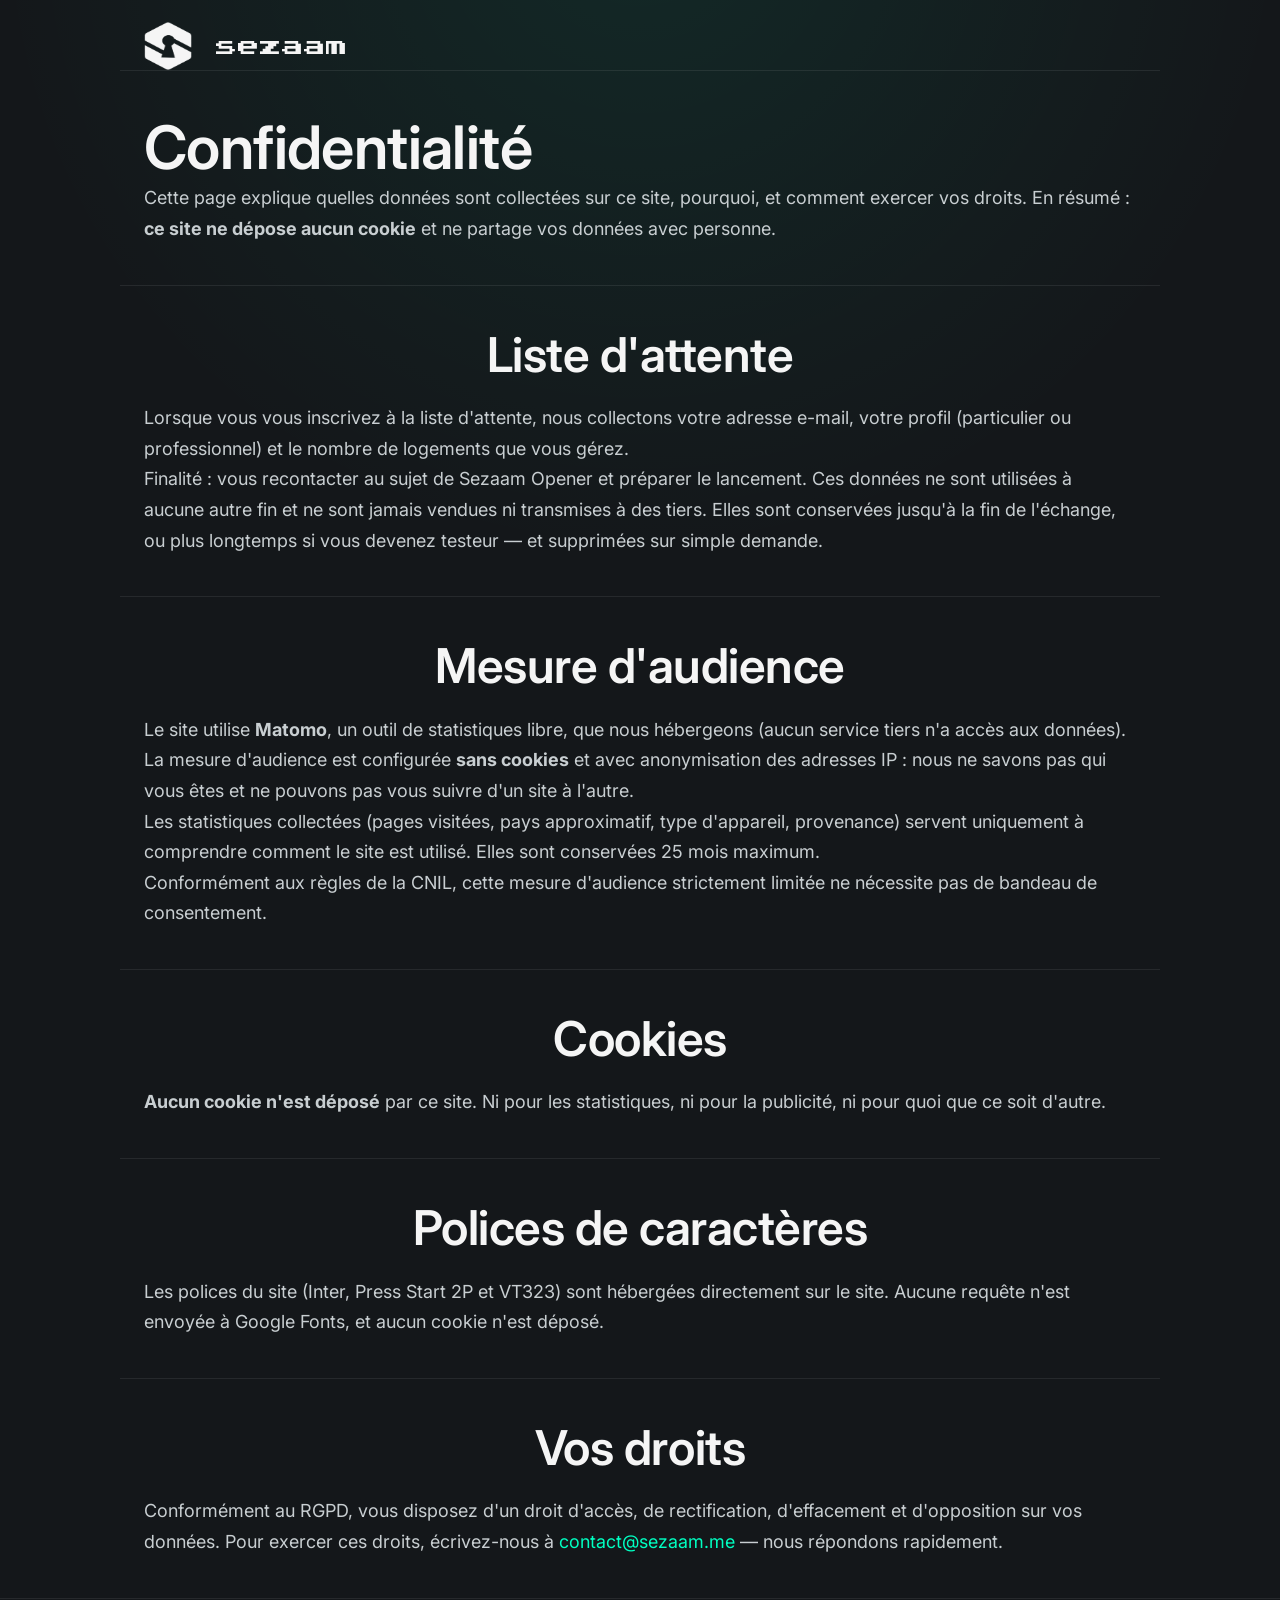
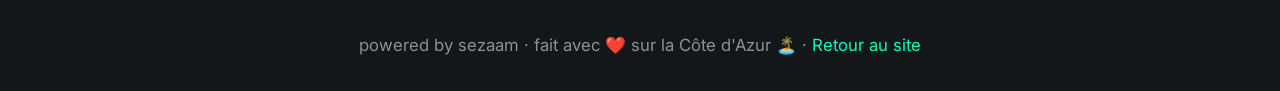
<file: confidentialite.html>
<!DOCTYPE html>
<html lang="fr">

<head>
  <meta charset="UTF-8">
  <meta name="viewport" content="width=device-width, initial-scale=1.0">
  <title>Confidentialité — sezaam</title>
  <meta name="description" content="Politique de confidentialité de sezaam opener : quelles données sont collectées, pourquoi, et comment exercer vos droits.">
  <meta name="robots" content="noindex">

  <link rel="preload" href="assets/fonts/inter-variable.woff2" as="font" type="font/woff2" crossorigin>

  <link rel="stylesheet" href="assets/styles.css">
  <link rel="icon" href="assets/icon_small.png" sizes="48px">
  <link rel="apple-touch-icon" href="assets/icon_small.png">
</head>

<body>

  <header class="site-header">
    <img src="assets/icon_small.png" alt="" class="brand-icon">
    <div class="logo">sezaam</div>
  </header>

  <section>
    <h1>Confidentialité</h1>
    <p>Cette page explique quelles données sont collectées sur ce site, pourquoi, et comment exercer vos droits. En
      résumé : <strong>ce site ne dépose aucun cookie</strong> et ne partage vos données avec personne.</p>
  </section>

  <section>
    <h2>Liste d'attente</h2>
    <p>Lorsque vous vous inscrivez à la liste d'attente, nous collectons votre adresse e-mail, votre profil (particulier
      ou professionnel) et le nombre de logements que vous gérez.</p>
    <p>Finalité : vous recontacter au sujet de Sezaam Opener et préparer le lancement. Ces données ne sont utilisées à
      aucune autre fin et ne sont jamais vendues ni transmises à des tiers. Elles sont conservées jusqu'à la fin de
      l'échange, ou plus longtemps si vous devenez testeur — et supprimées sur simple demande.</p>
  </section>

  <section>
    <h2>Mesure d'audience</h2>
    <p>Le site utilise <strong>Matomo</strong>, un outil de statistiques libre, que nous hébergeons (aucun service tiers
      n'a accès aux données). La mesure d'audience est configurée <strong>sans cookies</strong> et avec anonymisation
      des adresses IP : nous ne savons pas qui vous êtes et ne pouvons pas vous suivre d'un site à l'autre.</p>
    <p>Les statistiques collectées (pages visitées, pays approximatif, type d'appareil, provenance) servent uniquement à
      comprendre comment le site est utilisé. Elles sont conservées 25 mois maximum.</p>
    <p>Conformément aux règles de la CNIL, cette mesure d'audience strictement limitée ne nécessite pas de bandeau de
      consentement.</p>
  </section>

  <section>
    <h2>Cookies</h2>
    <p><strong>Aucun cookie n'est déposé</strong> par ce site. Ni pour les statistiques, ni pour la publicité, ni pour
      quoi que ce soit d'autre.</p>
  </section>

  <section>
    <h2>Polices de caractères</h2>
    <p>Les polices du site (Inter, Press Start 2P et VT323) sont hébergées directement sur le site. Aucune requête
      n'est envoyée à Google Fonts, et aucun cookie n'est déposé.</p>
  </section>

  <section>
    <h2>Vos droits</h2>
    <p>Conformément au RGPD, vous disposez d'un droit d'accès, de rectification, d'effacement et d'opposition sur vos
      données. Pour exercer ces droits, écrivez-nous à <a href="mailto:contact@sezaam.me">contact@sezaam.me</a> — nous
      répondons rapidement.</p>
  </section>

  <footer>
    <p>powered by sezaam · fait avec ❤️ sur la Côte d'Azur 🏝️ · <a href="index.html">Retour au site</a></p>
  </footer>

  <!-- Analytics — Matomo auto-hébergé, sans cookies -->
  <script>
    var _paq = window._paq = window._paq || [];
    _paq.push(['disableCookies']);
    _paq.push(['trackPageView']);
    _paq.push(['enableLinkTracking']);
    (function () {
      var u = "https://analytics.ha1ku.dev/";
      _paq.push(['setTrackerUrl', u + 'matomo.php']);
      _paq.push(['setSiteId', '1']);
      var d = document, g = d.createElement('script'), s = d.getElementsByTagName('script')[0];
      g.async = true; g.src = u + 'matomo.js'; s.parentNode.insertBefore(g, s);
    })();
  </script>

</body>

</html>
</file>
<file: assets/styles.css>
/* Self-hosted fonts */
@font-face {
  font-family: 'Inter';
  font-style: normal;
  font-weight: 100 900;
  font-display: swap;
  src: url('fonts/inter-variable.woff2') format('woff2');
}

@font-face {
  font-family: 'Press Start 2P';
  font-style: normal;
  font-weight: 400;
  font-display: swap;
  src: url('fonts/press-start-2p.woff2') format('woff2');
}

@font-face {
  font-family: 'VT323';
  font-style: normal;
  font-weight: 400;
  font-display: swap;
  src: url('fonts/vt323.woff2') format('woff2');
}

:root {
  color-scheme: dark;

  --bg: #14171A;
  --surface: #1B1F22;
  --surface-2: #23272B;
  --border: rgba(255, 255, 255, 0.08);
  --input-bg: #1B1F22;

  --text: #F5F5F5;
  --text-body: #C8CED1;
  --text-muted: #8A9296;

  --accent: #00FFC2;
  --accent-hover: #00E5AE;
  --accent-soft: rgba(0, 255, 194, 0.14);
  --accent-faint: rgba(0, 255, 194, 0.07);
  --accent-ink: #06211B;

  --link: #00FFC2;
  --link-hover: #33FFD1;

  --success: #2EE6A8;
  --error: #FF6B6B;

  --radius: 1rem;
  --radius-lg: 1.5rem;
}

svg {
  stroke-width: 0.6;
}

* {
  margin: 0;
  padding: 0;
  box-sizing: border-box;
}

html {
  scroll-behavior: smooth;
}

body {
  font-family: 'Inter', 'Noto Color Emoji', system-ui, -apple-system, sans-serif;
  background-color: var(--bg);
  background-image: radial-gradient(circle at 50% -10%, rgba(0, 255, 194, 0.08), transparent 55%);
  background-size: 100% 100%;
  background-attachment: fixed;
  color: var(--text-body);
  line-height: 1.6;
  font-size: 18px;
  font-optical-sizing: auto;
  -webkit-font-smoothing: antialiased;
  text-rendering: optimizeLegibility;
}

h1, h2, h3 {
  font-family: 'Inter', system-ui, sans-serif;
  color: var(--text);
  line-height: 1.2;
  font-weight: 600;
  letter-spacing: -0.01em;
}

h1 {
  font-size: clamp(2.1rem, 6vw, 3.75rem);
}

h2 {
  font-size: clamp(2.25rem, 5vw, 3rem);
  margin-bottom: 1.25rem;
  text-align: center;
}

h3 {
  font-size: 1.3rem;
  margin-bottom: 0.5rem;
  font-weight: 600;
}

p {
  line-height: 1.7;
}

a {
  color: var(--link);
  text-decoration: none;
}

a:hover {
  color: var(--link-hover);
  text-decoration: underline;
}

section {
  max-width: 65rem;
  margin: 0 auto;
  padding: 2.5rem 1.5rem;
  border-top: 1px solid var(--border);
}

/* Brand lockup */
.site-header {
  position: relative;
  z-index: 40;
  display: flex;
  align-items: center;
  gap: 1.5rem;
  max-width: 65rem;
  margin: 0 auto;
  padding: 1.4rem 1.5rem 0;
}

.site-brand {
  display: flex;
  align-items: center;
  gap: 0.75rem;
  text-decoration: none;
}

.brand-icon {
  height: 48px;
  width: 48px;
  display: block;
  border-radius: 12px;
  filter: brightness(0) invert(96%);
}

.site-header .logo {
  font-family: 'Press Start 2P', system-ui, sans-serif;
  font-weight: 400;
  font-size: clamp(0.95rem, 2.4vw, 1.35rem);
  line-height: 1.5;
  letter-spacing: 0;
  text-transform: lowercase;
  white-space: nowrap;
  color: var(--text);
}

.site-nav {
  margin-left: auto;
  display: flex;
  align-items: center;
  gap: 1.75rem;
}

.site-nav a {
  color: var(--text-body);
  font-size: 0.95rem;
  font-weight: 500;
}

.site-nav a:hover {
  color: var(--text);
  text-decoration: none;
}

.btn-small {
  display: inline-block;
  padding: 0.6rem 1.4rem;
  font-family: 'Inter', system-ui, sans-serif;
  font-size: 0.95rem;
  font-weight: 600;
  white-space: nowrap;
  background: var(--accent);
  color: var(--accent-ink);
  border: 0;
  border-radius: 999px;
  text-decoration: none;
  transition: transform 0.2s ease, background-color 0.2s ease;
}

.btn-small:hover {
  background: var(--accent-hover);
  color: var(--accent-ink);
  text-decoration: none;
  transform: scale(1.03);
}

/* Mobile navigation toggle */
.nav-toggle {
  display: none;
  flex-direction: column;
  align-items: center;
  justify-content: center;
  gap: 4px;
  flex: 0 0 auto;
  width: 44px;
  height: 44px;
  padding: 0;
  background: transparent;
  color: var(--text);
  border: 1px solid var(--border);
  border-radius: 999px;
  cursor: pointer;
  transition: background-color 0.2s ease;
}

.nav-toggle:hover {
  background: var(--surface);
}

.nav-toggle:focus-visible {
  outline: 2px solid var(--accent);
  outline-offset: 2px;
}

.nav-toggle-bar {
  display: block;
  width: 18px;
  height: 2px;
  background: currentColor;
  border-radius: 999px;
  transition: transform 0.2s ease, opacity 0.2s ease;
}

.nav-toggle[aria-expanded="true"] .nav-toggle-bar:nth-child(1) {
  transform: translateY(6px) rotate(45deg);
}

.nav-toggle[aria-expanded="true"] .nav-toggle-bar:nth-child(2) {
  opacity: 0;
}

.nav-toggle[aria-expanded="true"] .nav-toggle-bar:nth-child(3) {
  transform: translateY(-6px) rotate(-45deg);
}

/* Hero */
.hero {
  display: grid;
  grid-template-columns: minmax(0, 1.1fr) minmax(0, 0.9fr);
  gap: 2.5rem;
  align-items: center;
  max-width: 65rem;
  padding: 3.5rem 1.5rem 4rem;
  border-top: none;
  border-bottom: 1px solid var(--border);
}

.hero-copy {
  min-width: 0;
  color: var(--text);
  text-align: left;
}

.hero-eyebrow {
  display: block;
  font-size: 0.85rem;
  font-weight: 600;
  letter-spacing: 0.16em;
  text-transform: uppercase;
  color: var(--link);
  margin-bottom: 0.85rem;
}

.hero h1 {
  font-size: clamp(2rem, 5vw, 3.25rem);
}

.hero .solution-text {
  font-size: 1.35rem;
  color: var(--text-body);
  max-width: 34rem;
  margin: 1rem 0 1.5rem;
}

.hero-media {
  display: flex;
  justify-content: center;
}

.solution-accent {
  color: var(--link);
}

.hero-note {
  margin-top: 1rem;
  font-size: 0.95rem;
  color: var(--text-muted);
}

/* Phone mockup */
.phone {
  --phone-w: 250px;
  --phone-pad: 14px;
  --screen-pad: 12px;
  --pad-gap: 6px;
  --phone-row-gap: 0.45rem;
  --phone-msg-h: 2.4rem;
  --pad-cell: calc((var(--phone-w) - 2 * var(--phone-pad) - 2 * var(--screen-pad) - 2 * var(--pad-gap)) / 3);

  position: relative;
  width: var(--phone-w);
  max-width: 100%;
  aspect-ratio: 9 / 19.5;
  background: #0B0D0F;
  border: 1px solid rgba(255, 255, 255, 0.09);
  border-radius: 2.6rem;
  padding: var(--phone-pad);
  box-shadow: 0 30px 70px rgba(0, 0, 0, 0.5);
}

.phone::before {
  content: '';
  position: absolute;
  top: 16px;
  left: 50%;
  transform: translateX(-50%);
  width: 76px;
  height: 22px;
  background: #050607;
  border-radius: 999px;
  z-index: 2;
}

.phone::after {
  content: '';
  position: absolute;
  bottom: 12px;
  left: 50%;
  transform: translateX(-50%);
  width: 96px;
  height: 5px;
  background: rgba(255, 255, 255, 0.22);
  border-radius: 999px;
  z-index: 2;
}

.phone-screen {
  height: 100%;
  background: var(--bg);
  border-radius: 1.8rem;
  padding: 2.5rem var(--screen-pad) 0.75rem;
  display: flex;
  flex-direction: column;
  align-items: center;
  gap: var(--phone-row-gap);
  overflow: hidden;
  text-align: center;
}

.phone-app-header {
  display: flex;
  align-items: center;
  justify-content: center;
}

.phone-app-logo {
  height: 2.5rem;
  width: auto;
  display: block;
  filter: brightness(0) invert(96%);
}

.phone-message {
  height: var(--phone-msg-h);
  display: flex;
  align-items: center;
  justify-content: center;
  padding: 0 0.35rem;
  font-family: 'VT323', 'Noto Color Emoji', monospace;
  font-size: 1rem;
  line-height: 1.1;
  color: var(--text);
}

.phone-message.is-success {
  color: var(--accent);
}

.phone-message.is-error {
  color: var(--error);
}

.phone-digits {
  height: var(--pad-cell);
  display: flex;
  align-items: center;
  justify-content: center;
  gap: 0.3rem;
  font-family: 'Inter', system-ui, sans-serif;
  font-size: 1.45rem;
  line-height: 1;
  color: var(--text);
}

.phone-digits svg {
  display: block;
  width: 0.875rem;
  height: 0.875rem;
  stroke-width: 4;
}

.phone-app-footer {
  margin-top: auto;
  font-family: 'VT323', 'Noto Color Emoji', monospace;
  font-size: 0.62rem;
  line-height: 1.2;
  letter-spacing: 0.02em;
  color: var(--text-muted);
}

.pad-grid {
  display: grid;
  grid-template-columns: repeat(3, var(--pad-cell));
  justify-content: center;
  gap: var(--pad-gap);
  width: 100%;
}

.pad-key {
  display: flex;
  align-items: center;
  justify-content: center;
  width: var(--pad-cell);
  height: var(--pad-cell);
  color: var(--text);
  background: rgba(255, 255, 255, 0.04);
  border: 1px solid rgba(255, 255, 255, 0.08);
  border-radius: 0.6rem;
  user-select: none;
  transition: background-color 0.1s ease, color 0.1s ease, border-color 0.1s ease;
}

.pad-key svg {
  display: block;
  width: 1.45rem;
  height: 1.45rem;
  stroke-width: 2;
}

.pad-key.is-pressed {
  background: var(--accent);
  color: var(--accent-ink);
  border-color: var(--accent);
}

.pad-key--fn {
  color: var(--text-muted);
}

.pad-key--fn svg {
  width: 1.75rem;
  height: 1.75rem;
}

.pad-key--ok {
  color: var(--accent);
  border-color: rgba(0, 255, 194, 0.4);
}

.pad-key--ok svg {
  width: 1.75rem;
  height: 1.75rem;
}

.section-media {
  display: block;
  max-width: 100%;
  height: auto;
  margin: 2rem auto 1rem;
  border: 1px solid var(--border);
  border-radius: var(--radius);
  background: var(--surface);
}

.btn-hero {
  display: inline-block;
  padding: 0.9rem 2.25rem;
  font-family: 'Inter', system-ui, sans-serif;
  font-size: 1.15rem;
  font-weight: 600;
  line-height: 1.2;
  background: var(--accent);
  color: var(--accent-ink);
  border: 0;
  border-radius: 999px;
  text-decoration: none;
  cursor: pointer;
  transition: transform 0.2s ease, background-color 0.2s ease;
}

.btn-hero:hover {
  background: var(--accent-hover);
  color: var(--accent-ink);
  text-decoration: none;
  transform: scale(1.03);
}

.btn-hero:focus-visible {
  outline: 3px solid var(--accent);
  outline-offset: 3px;
}

/* Dynamic hero headline */
.painpoint-display {
  display: block;
  white-space: nowrap;
  line-height: inherit;
  min-width: 0;
}

.painpoint-display::after {
  content: '';
  display: inline-block;
  width: 0.4em;
  height: 0.95em;
  margin-left: 0.08em;
  background: currentColor;
  vertical-align: -0.14em;
  animation: blink 1s step-end infinite;
}

@keyframes blink {
  50% {
    opacity: 0;
  }
}

@media (prefers-reduced-motion: reduce) {
  .painpoint-display::after {
    animation: none;
  }
}

/* How it works — alternating rows */
.how-row {
  display: flex;
  align-items: center;
  gap: 1.75rem;
  margin-bottom: 1.5rem;
}

.how-row:last-child {
  margin-bottom: 0;
}

.how-row--reverse {
  flex-direction: row-reverse;
}

.how-media {
  flex: 0 0 42%;
  aspect-ratio: 4 / 3;
  background: var(--accent-faint);
  border: 1px solid var(--border);
  border-radius: var(--radius-lg);
  display: flex;
  align-items: center;
  justify-content: center;
}

.how-media svg {
  width: 3.5rem;
  height: 3.5rem;
  color: var(--accent);
}

.how-copy {
  flex: 1;
  min-width: 0;
}

.how-eyebrow {
  display: block;
  font-size: 0.8rem;
  font-weight: 600;
  letter-spacing: 0.14em;
  text-transform: uppercase;
  color: var(--link);
  margin-bottom: 0.35rem;
}

.how-copy h3 {
  font-size: 1.6rem;
  margin: 0;
}

.how-text {
  margin-top: 0.6rem;
  color: var(--text-body);
  font-size: 1.05rem;
}

/* Features grid */
.features-grid {
  display: grid;
  grid-template-columns: 1fr;
  grid-auto-rows: 1fr;
  gap: 1.25rem;
}

@media (min-width: 500px) {
  .features-grid {
    grid-template-columns: 1fr 1fr;
  }
}

@media (min-width: 900px) {
  .features-grid {
    grid-template-columns: repeat(3, 1fr);
  }
}

.feature-item {
  border: 1px solid var(--border);
  background: var(--surface);
  border-radius: var(--radius);
  overflow: hidden;
  display: flex;
  flex-direction: column;
}

.feature-header {
  background: transparent;
  display: flex;
  flex-direction: column;
  align-items: center;
  text-align: center;
  gap: 1rem;
  padding: 1.75rem 1.5rem 0;
}

.feature-icon {
  flex: 0 0 auto;
  width: auto;
  height: auto;
  background: transparent;
  color: var(--accent);
  border-radius: 0;
  display: flex;
  align-items: center;
  justify-content: center;
}

.feature-icon svg {
  width: 4rem;
  height: 4rem;
  display: block;
}

.feature-item h3 {
  color: var(--text);
  margin: 0;
  font-weight: 600;
  font-size: 1.3rem;
  line-height: 1.3;
}

.feature-desc {
  height: 100%;
  background: transparent;
  border-top: none;
  padding: 0.9rem 1.5rem 1.75rem;
  text-align: center;
}

.feature-desc p {
  margin: 0;
  font-size: 1rem;
  color: var(--text-body);
}

/* Benefits */
.benefits-list {
  list-style: none;
}

.benefits-list li {
  margin-bottom: 1.5rem;
  padding-left: 1.4rem;
  border-left: 3px solid var(--accent);
}

.benefits-list li h3 {
  font-size: 1.15rem;
}

/* Pricing */
.pricing-grid {
  display: grid;
  grid-template-columns: 1fr;
  gap: 1.25rem;
  margin-top: 0.75rem;
}

@media (min-width: 500px) {
  .pricing-grid {
    grid-template-columns: 1fr 1fr;
  }
}

.price-card {
  background: var(--surface);
  border: 1px solid var(--border);
  border-radius: var(--radius-lg);
  padding: 2rem 1.5rem;
  text-align: center;
  display: flex;
  flex-direction: column;
  align-items: center;
  gap: 1rem;
  position: relative;
}

.price-card--featured {
  border-color: var(--accent);
  background: linear-gradient(180deg, rgba(0, 255, 194, 0.10), var(--surface) 70%);
}

.price-badge {
  position: absolute;
  top: 1.1rem;
  right: 1.1rem;
  background: var(--accent);
  color: var(--accent-ink);
  font-size: 0.85rem;
  font-weight: 700;
  padding: 0.3rem 0.7rem;
  border-radius: 999px;
}

.price-card h3 {
  font-size: 1.1rem;
  font-weight: 600;
  text-transform: uppercase;
  letter-spacing: 0.14em;
  color: var(--text-muted);
  margin: 0;
}

.price-block {
  display: flex;
  flex-direction: column;
  align-items: center;
  gap: 0.35rem;
}

.price {
  font-size: 3rem;
  font-weight: 600;
  color: var(--text);
  line-height: 1;
  margin: 0;
}

.price-unit {
  display: block;
  margin: 0;
  font-size: 1rem;
  font-weight: 400;
  color: var(--text-muted);
  text-align: center;
}

.price-sub {
  font-size: 1rem;
  color: var(--text-body);
  margin-top: 0;
  max-width: 16rem;
}

.price-features {
  list-style: none;
  text-align: left;
  width: 100%;
  max-width: 16rem;
  margin: 0 auto;
  display: flex;
  flex-direction: column;
  gap: 0.6rem;
}

.price-features li {
  position: relative;
  padding-left: 1.5rem;
  font-size: 1rem;
  color: var(--text-body);
}

.price-features li::before {
  content: '✓';
  position: absolute;
  left: 0;
  color: var(--accent);
  font-weight: 700;
}

.section-sub {
  text-align: center;
  max-width: 42rem;
  margin: -0.5rem auto 2rem;
  color: var(--text-body);
  font-size: 1.15rem;
}

.section-sub strong {
  color: var(--text);
}

.compare {
  margin-top: 2.5rem;
  background: var(--surface);
  border: 1px solid var(--border);
  border-radius: var(--radius-lg);
  padding: 1.75rem 2rem;
  max-width: 46rem;
  margin-left: auto;
  margin-right: auto;
}

.compare h3 {
  color: var(--text);
  margin-bottom: 0.75rem;
}

.compare p {
  margin-bottom: 0.6rem;
  color: var(--text-body);
}

.compare p:last-child {
  margin-bottom: 0;
}

/* CTA */
.cta {
  text-align: center;
  background: linear-gradient(180deg, #16251F 0%, var(--bg) 100%);
  color: var(--text);
  max-width: 100%;
  width: 100%;
  padding: 3.5rem 0;
  border: 0;
  border-top: 1px solid var(--border);
  border-bottom: 1px solid var(--border);
}

.cta .container {
  max-width: 65rem;
  margin: 0 auto;
  padding: 0 1.5rem;
}

.cta h2 {
  color: var(--text);
}

.cta p {
  margin-bottom: 1.5rem;
  font-size: 1.25rem;
}

.cta .highlight {
  background: var(--accent);
  color: var(--accent-ink);
  padding: 0.15rem 0.4rem;
  border-radius: 0.3rem;
  font-weight: 600;
  font-size: 1.5rem;
}

.cta .section-media {
  margin: 0 auto 1.5rem;
}

/* Form */
.waitlist-form {
  display: flex;
  flex-direction: column;
  gap: 1.25rem;
  max-width: 560px;
  margin: 2rem auto 0;
  padding: 1.75rem;
  background: var(--surface);
  border: 1px solid var(--border);
  border-radius: var(--radius-lg);
  text-align: left;
  scroll-margin-top: 1.5rem;
}

.form-field {
  display: flex;
  flex-direction: column;
  gap: 0.5rem;
  min-width: 0;
}

fieldset.form-field {
  display: block;
  border: 0;
  margin: 0;
  padding: 0;
}

.form-field > label,
.form-field legend {
  padding: 0;
  font-size: 0.95rem;
  font-weight: 600;
  color: var(--text);
}

fieldset.form-field legend {
  margin-bottom: 0.5rem;
}

.waitlist-form input[type="email"] {
  flex: none;
  width: 100%;
  min-width: 0;
  padding: 1rem 1.25rem;
  font-family: 'Inter', system-ui, sans-serif;
  font-size: 1.1rem;
  border: 1px solid var(--border);
  background: var(--input-bg);
  color: var(--text);
  outline: none;
  border-radius: 0.75rem;
}

.waitlist-form input[type="email"]:focus {
  border-color: var(--accent);
}

.waitlist-form input[type="email"]::placeholder {
  color: var(--text-muted);
}

.profile-options {
  display: grid;
  grid-template-columns: 1fr 1fr;
  gap: 0.6rem;
}

.profile-option {
  position: relative;
  display: block;
  cursor: pointer;
}

.profile-option input {
  position: absolute;
  width: 1px;
  height: 1px;
  opacity: 0;
  pointer-events: none;
}

.profile-option span {
  display: flex;
  flex-direction: column;
  align-items: center;
  justify-content: center;
  min-height: 3.25rem;
  padding: 0.65rem 0.75rem;
  font-size: 0.95rem;
  font-weight: 600;
  line-height: 1.25;
  text-align: center;
  color: var(--text-body);
  background: var(--input-bg);
  border: 1px solid var(--border);
  border-radius: 0.75rem;
  transition: background-color 0.2s ease, border-color 0.2s ease, color 0.2s ease;
}

.profile-option small {
  font-size: 0.72rem;
  font-weight: 400;
  color: var(--text-muted);
}

.profile-option input:checked + span {
  color: var(--text);
  background: var(--accent-soft);
  border-color: var(--accent);
}

.profile-option input:checked + span small {
  color: var(--text-body);
}

.profile-option input:focus-visible + span {
  outline: 2px solid var(--accent);
  outline-offset: 2px;
}

.field-label-row {
  display: flex;
  align-items: center;
  justify-content: space-between;
  gap: 1rem;
}

.field-label-row output {
  font-size: 0.95rem;
  font-weight: 600;
  color: var(--accent);
  white-space: nowrap;
}

.waitlist-form input[type="range"] {
  width: 100%;
  margin: 0;
  accent-color: var(--accent);
  cursor: pointer;
}

.waitlist-form input[type="range"]:focus-visible {
  outline: 2px solid var(--accent);
  outline-offset: 4px;
  border-radius: 999px;
}

.range-scale {
  display: flex;
  justify-content: space-between;
  font-size: 0.8rem;
  color: var(--text-muted);
}

.cta .form-hint {
  margin: 0;
  font-size: 0.9rem;
  line-height: 1.5;
  color: var(--text-muted);
}

.waitlist-form button {
  width: 100%;
  padding: 1rem 1.75rem;
  font-family: 'Inter', system-ui, sans-serif;
  font-size: 1.1rem;
  font-weight: 600;
  background: var(--accent);
  color: var(--accent-ink);
  border: 0;
  cursor: pointer;
  white-space: nowrap;
  border-radius: 999px;
  transition: transform 0.2s ease, background-color 0.2s ease;
}

.waitlist-form button:hover {
  background: var(--accent-hover);
  transform: scale(1.03);
}

.waitlist-form button:disabled {
  opacity: 0.6;
  cursor: not-allowed;
}

.waitlist-form .form-message.success {
  margin: 0;
  text-align: center;
}

.honeypot {
  position: absolute;
  left: -9999px;
  opacity: 0;
  height: 0;
  width: 0;
  overflow: hidden;
}

.form-message {
  margin-top: 0.75rem;
  font-family: 'Inter', system-ui, sans-serif;
  font-size: 1rem;
}

.form-message:empty {
  display: none;
}

.form-message.success {
  color: var(--success);
  font-weight: 600;
}

.form-message.error {
  color: var(--error);
}

.privacy-note {
  max-width: 560px;
  margin: 0.35rem auto 0;
  text-align: left;
  font-size: 0.9rem !important;
  color: var(--text-muted);
}

.privacy-note a {
  color: var(--text-muted);
  text-decoration: underline;
}

/* FAQ */
.faq {
  border: 0;
}

.faq-item {
  background: transparent;
  border: 0;
  border-bottom: 1px solid var(--border);
  border-radius: 0;
  overflow: visible;
  margin: 0;
}

.faq-item summary {
  display: flex;
  align-items: center;
  gap: 1rem;
  padding: 1.15rem 0;
  cursor: pointer;
  list-style: none;
}

.faq-item summary::-webkit-details-marker {
  display: none;
}

.faq-item summary::after {
  content: '+';
  flex: 0 0 2.75rem;
  width: 2.75rem;
  height: 2.75rem;
  background: none;
  color: var(--accent);
  font-family: 'Inter', system-ui, sans-serif;
  font-weight: 300;
  font-size: 2.75rem;
  line-height: 1;
  display: flex;
  align-items: center;
  justify-content: center;
  transition: transform 0.2s ease;
}

.faq-item[open] summary::after {
  transform: rotate(45deg);
}

.faq-question {
  flex: 1;
  margin: 0;
  font-size: 1.15rem;
  color: var(--text);
  padding: 0;
}

.faq-item .faq-answer {
  background: transparent;
  border: 0;
  padding: 0 0 1.15rem;
  font-size: 1rem;
  color: var(--text-body);
}

.faq-item .faq-answer + .faq-answer {
  padding-top: 0.55rem;
}

.faq-note {
  margin-top: 1.5rem;
  color: var(--text-muted);
}

/* Press */
.press-list {
  list-style: none;
}

.press-list li {
  margin-bottom: 1.5rem;
  padding-bottom: 1.5rem;
  border-bottom: 1px solid var(--border);
}

.press-list li:last-child {
  border-bottom: none;
}

.press-list .press-source {
  font-size: 0.78rem;
  font-weight: 600;
  letter-spacing: 0.14em;
  color: var(--link);
  text-transform: uppercase;
  margin-bottom: 0.3rem;
  display: block;
}

.press-list .press-title {
  font-size: 1.3rem;
  font-weight: 600;
  color: var(--text);
}

.press-list .press-desc {
  font-size: 0.9rem;
  margin-top: 0.3rem;
  color: var(--text-body);
}

/* Reviews carousel */
.reviews-section {
  overflow: hidden;
  border-top: none;
  padding: 2.5rem 0;
  max-width: 100%;
}

.reviews-section h2 {
  text-align: center;
  padding: 0 1.5rem;
}

.carousel-wrapper {
  position: relative;
  margin-top: 1.5rem;
  margin-left: auto;
  margin-right: auto;
  max-width: calc(10 * 350px + 9 * 2rem);
}

.carousel-track {
  display: flex;
  align-items: flex-start;
  gap: 2rem;
  overflow-x: auto;
  scrollbar-width: none;
  -ms-overflow-style: none;
  padding: 1rem 0;
}

.carousel-track::-webkit-scrollbar {
  display: none;
}

.carousel-item {
  width: 350px;
  height: auto;
  flex-shrink: 0;
  border: 1px solid var(--border);
  border-radius: 0.75rem;
  overflow: hidden;
  box-shadow: 0 10px 30px rgba(0, 0, 0, 0.35);
}

.carousel-item img {
  width: 100%;
  height: auto;
  display: block;
}

.carousel-fade-left,
.carousel-fade-right {
  position: absolute;
  top: 0;
  bottom: 0;
  width: 100px;
  z-index: 2;
  pointer-events: none;
}

.carousel-fade-left {
  left: 0;
  background: linear-gradient(to right, var(--bg), transparent);
}

.carousel-fade-right {
  right: 0;
  background: linear-gradient(to left, var(--bg), transparent);
}

/* Reviews mobile gallery */
.reviews-gallery {
  display: none;
  margin-top: 1.5rem;
}

.reviews-gallery-track {
  display: flex;
  align-items: flex-start;
  overflow-x: auto;
  scroll-snap-type: x mandatory;
  -webkit-overflow-scrolling: touch;
  scrollbar-width: none;
  -ms-overflow-style: none;
  gap: 0.5rem;
  padding: 1rem 7.5vw;
}

.reviews-gallery-track::-webkit-scrollbar {
  display: none;
}

.reviews-gallery-item {
  flex: 0 0 85vw;
  scroll-snap-align: center;
  height: auto;
  border: 1px solid var(--border);
  border-radius: 0.75rem;
  overflow: hidden;
  box-shadow: 0 10px 30px rgba(0, 0, 0, 0.35);
}

.reviews-gallery-item img {
  width: 100%;
  height: auto;
  display: block;
}

.reviews-dots {
  display: flex;
  justify-content: center;
  gap: 0.5rem;
  margin-top: 1rem;
}

.reviews-dot {
  width: 10px;
  height: 10px;
  border-radius: 50%;
  background: var(--text-muted);
  opacity: 0.35;
  cursor: pointer;
  border: none;
  padding: 0;
  transition: opacity 0.3s, background-color 0.3s;
}

.reviews-dot.active {
  opacity: 1;
  background: var(--accent);
}

/* What you need (devices) */
.device-grid {
  display: grid;
  grid-template-columns: 1fr;
  gap: 1.25rem;
}

@media (min-width: 500px) {
  .device-grid {
    grid-template-columns: repeat(3, 1fr);
  }
}

.device-card {
  background: var(--surface);
  border: 1px solid var(--border);
  border-radius: var(--radius-lg);
  padding: 1.75rem 1.5rem;
  display: flex;
  flex-direction: column;
  gap: 0.6rem;
  text-align: left;
}

.device-tag {
  display: inline-block;
  align-self: flex-start;
  font-size: 0.72rem;
  font-weight: 700;
  letter-spacing: 0.1em;
  text-transform: uppercase;
  color: var(--link);
}

.device-card h3 {
  font-size: 1.5rem;
  margin: 0;
}

.device-desc {
  font-size: 1rem;
  color: var(--text-body);
  flex: 1;
}

.device-link {
  margin-top: 0.25rem;
  font-weight: 600;
  font-size: 1rem;
}

.guides-note {
  margin-top: 1.75rem;
  text-align: center;
  color: var(--text-muted);
  font-size: 0.95rem;
  max-width: 42rem;
  margin-left: auto;
  margin-right: auto;
}

/* Footer */
footer {
  padding: 2rem 0;
  text-align: center;
  color: var(--text-muted);
  border-top: 1px solid var(--border);
}

footer p {
  font-size: 1.05rem;
  color: var(--text-muted);
}

footer a {
  color: var(--link);
}

/* Mobile adjustments */
@keyframes nav-in {
  from {
    opacity: 0;
    transform: translateY(-6px);
  }
  to {
    opacity: 1;
    transform: translateY(0);
  }
}

@media (max-width: 768px) {
  .site-header {
    justify-content: space-between;
    gap: 1rem;
  }

  .header-cta {
    display: none;
  }

  .nav-toggle {
    display: inline-flex;
  }

  .site-nav {
    position: absolute;
    top: calc(100% + 0.6rem);
    left: 1.5rem;
    right: 1.5rem;
    display: none;
    flex-direction: column;
    align-items: stretch;
    gap: 0;
    margin-left: 0;
    padding: 0.5rem;
    background: var(--surface);
    border: 1px solid var(--border);
    border-radius: var(--radius);
    box-shadow: 0 24px 60px rgba(0, 0, 0, 0.5);
    max-height: calc(100vh - 6rem);
    overflow-y: auto;
    z-index: 60;
  }

  .site-nav.is-open {
    display: flex;
    animation: nav-in 0.16s ease-out;
  }

  .site-nav a {
    padding: 0.85rem 1rem;
    font-size: 1rem;
    border-radius: 0.6rem;
  }

  .site-nav a:hover {
    background: var(--surface-2);
    text-decoration: none;
  }

  .hero {
    grid-template-columns: 1fr;
    gap: 2rem;
    text-align: center;
    padding: 2.5rem 1.5rem 3rem;
  }

  .hero-media {
    order: -1;
  }

  .hero-copy {
    text-align: center;
  }

  .hero .solution-text {
    margin-left: auto;
    margin-right: auto;
  }

  .phone {
    --phone-w: 230px;
  }
}

@media (max-width: 600px) {
  .how-row,
  .how-row--reverse {
    flex-direction: column;
    align-items: stretch;
  }

  .how-media {
    flex: 0 0 auto;
    width: 100%;
    aspect-ratio: 16 / 10;
  }
}

@media (max-width: 480px) {
  .site-header .logo {
    font-size: clamp(0.85rem, 4.2vw, 1.2rem);
  }

  .faq-item summary {
    padding: 1rem 0;
    gap: 0.85rem;
  }

  .waitlist-form {
    padding: 1.25rem;
  }

  .carousel-wrapper {
    display: none;
  }

  .reviews-gallery {
    display: block;
  }
}

@media (max-width: 360px) {
  .profile-options {
    grid-template-columns: 1fr;
  }
}

@media (min-width: 481px) {
  .reviews-gallery {
    display: none !important;
  }
}

@media (prefers-reduced-motion: reduce) {
  .site-nav.is-open {
    animation: none;
  }

  .nav-toggle-bar {
    transition: none;
  }
}
</file>
